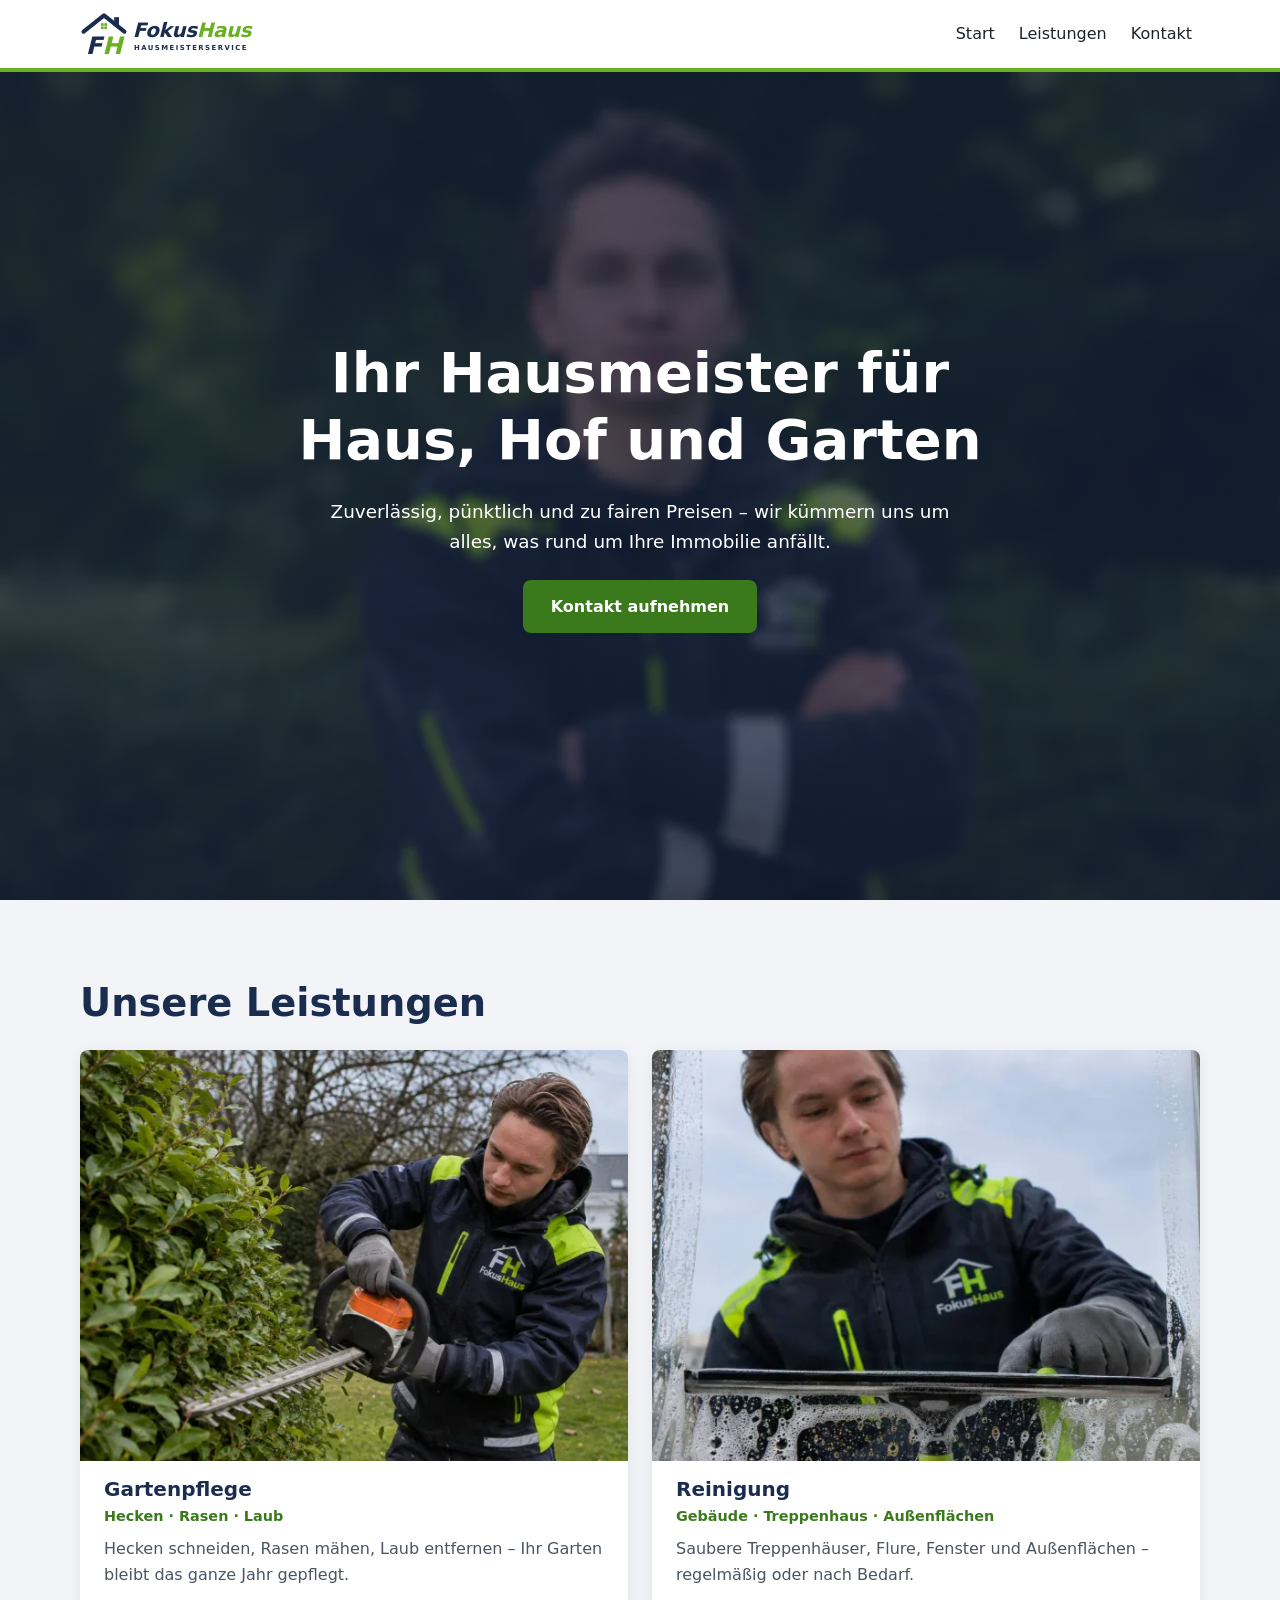
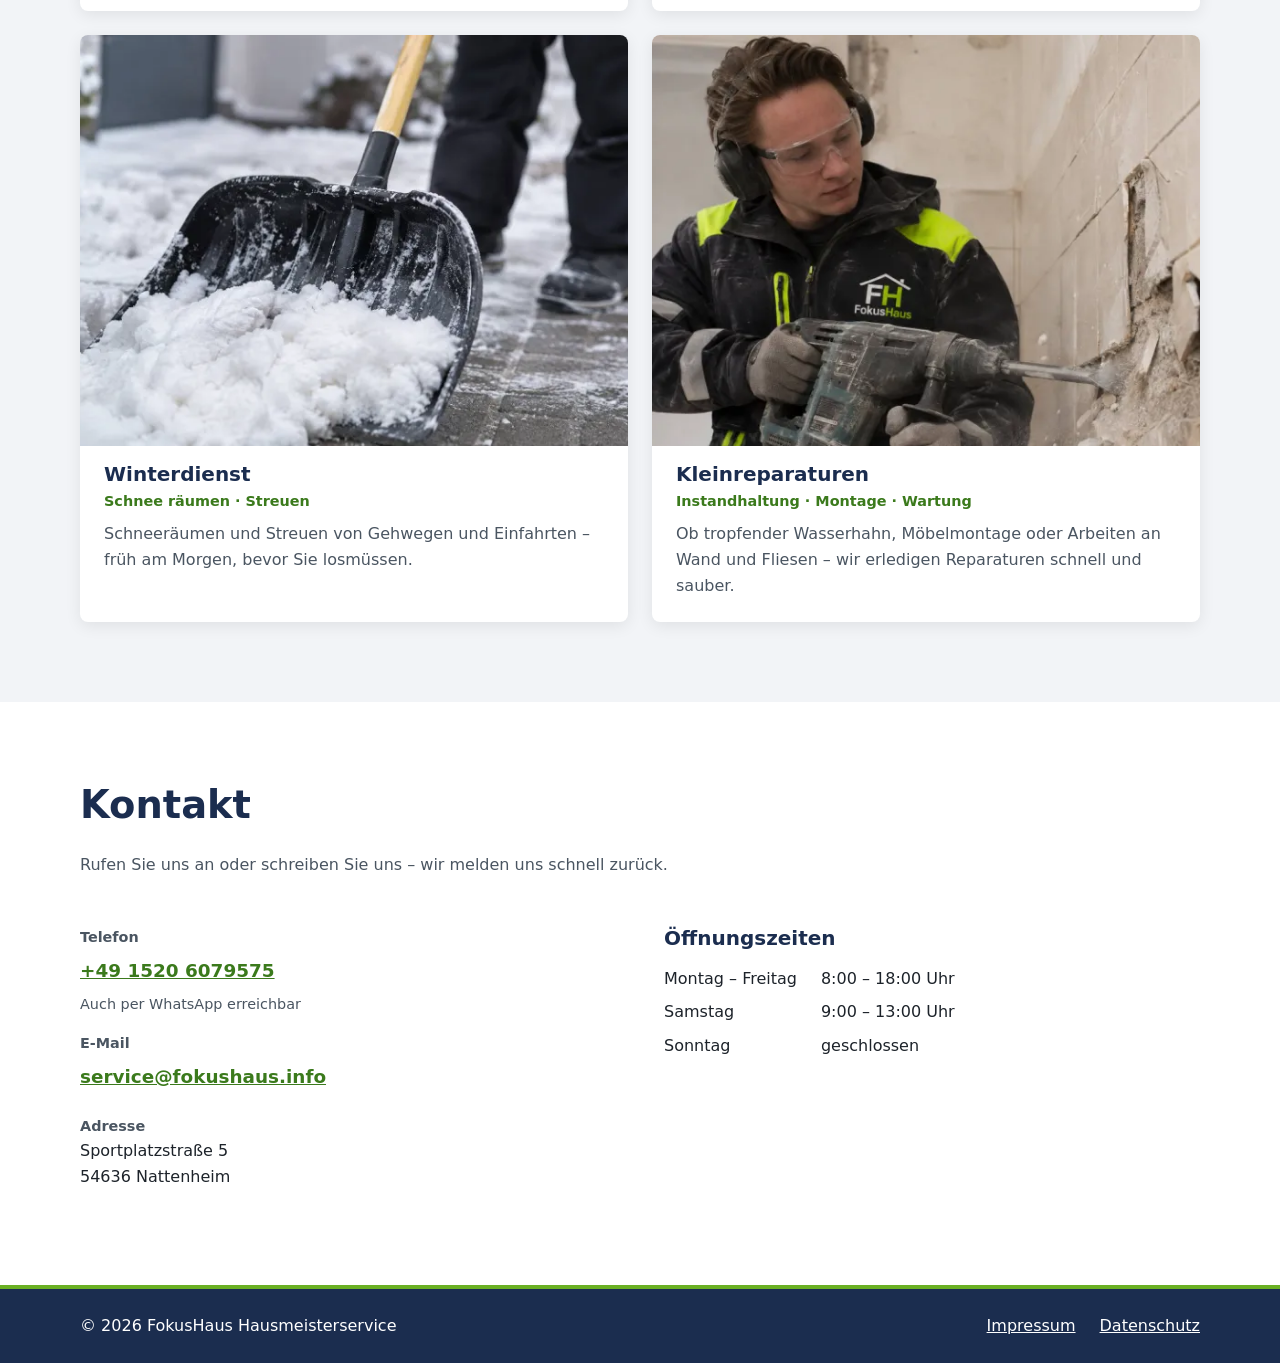
<file: index.html>
<!DOCTYPE html>
<!-- Мова сторінки — німецька (для пошуковиків, читачів екрана, перекладачів) -->
<html lang="de">
<head>
  <!-- Кодування символів, щоб коректно показувались ä, ö, ü, ß -->
  <meta charset="utf-8">
  <!-- Правильний масштаб на телефонах -->
  <meta name="viewport" content="width=device-width, initial-scale=1">
  <!-- Назва вкладки і заголовок у результатах пошуку -->
  <title>FokusHaus Hausmeisterservice – Reparaturen, Garten, Winterdienst</title>
  <!-- Короткий опис для результатів пошуку (Google тощо) -->
  <meta name="description" content="FokusHaus – Ihr zuverlässiger Hausmeisterservice: Gartenpflege, Reinigung, Winterdienst und Kleinreparaturen.">
  <!-- Фото-тло банера задане в CSS, тому браузер знайшов би його пізно.
       preload каже: «завантаж одразу», щоб банер з'явився швидше. -->
  <link rel="preload" href="img/hero.webp" as="image" type="image/webp" fetchpriority="high">
  <!-- Іконка сайту: SVG для сучасних браузерів, PNG як запасний варіант, окрема — для iPhone -->
  <link rel="icon" href="img/favicon-32.png" sizes="32x32" type="image/png">
  <link rel="icon" href="img/favicon.svg" type="image/svg+xml">
  <link rel="apple-touch-icon" href="img/apple-touch-icon.png">
  <!-- Підключення стилів -->
  <link rel="stylesheet" href="css/style.css">
  <!-- Підключення скрипта; defer = виконати після завантаження HTML -->
  <script src="js/main.js" defer></script>
</head>
<body>

  <!-- ШАПКА: назва фірми + головне меню -->
  <header class="site-header">
    <!-- Логотип, веде на початок сторінки. alt — назва фірми для читачів екрана -->
    <a class="logo" href="#home"><img src="img/logo.svg" alt="FokusHaus Hausmeisterservice" width="290" height="80"></a>

    <!-- Головна навігація; aria-label дає назву для читачів екрана -->
    <nav aria-label="Hauptmenü">
      <!-- Кнопка-«бургер» для телефонів.
           hidden — без JavaScript кнопка схована, а меню просто видно завжди.
           aria-expanded — чи відкрите меню (JS перемикає true/false).
           aria-controls — яким елементом кнопка керує (id списку нижче). -->
      <button class="menu-toggle" type="button" aria-expanded="false" aria-controls="main-menu" hidden>
        <!-- Іконки суто декоративні, тому aria-hidden; назву кнопці дає текст «Menü» -->
        <svg class="icon-open" aria-hidden="true" width="24" height="24" viewBox="0 0 24 24">
          <path d="M3 6h18M3 12h18M3 18h18" stroke="currentColor" stroke-width="2" stroke-linecap="round"/>
        </svg>
        <svg class="icon-close" aria-hidden="true" width="24" height="24" viewBox="0 0 24 24">
          <path d="M5 5l14 14M19 5L5 19" stroke="currentColor" stroke-width="2" stroke-linecap="round"/>
        </svg>
        <span>Menü</span>
      </button>

      <ul class="main-menu" id="main-menu">
        <li><a href="#home">Start</a></li>
        <li><a href="#services">Leistungen</a></li>
        <li><a href="#contact">Kontakt</a></li>
      </ul>
    </nav>
  </header>

  <!-- ОСНОВНИЙ ВМІСТ сторінки (на сторінці лише один main) -->
  <main>

    <!-- РОЗДІЛ 1: титульний банер -->
    <!-- id — «адреса» для меню, class — «гачок» для стилів -->
    <section id="home" class="hero">
      <!-- Єдиний h1 на сторінці — головна тема -->
      <h1>Ihr Hausmeister für Haus, Hof und Garten</h1>
      <p>Zuverlässig, pünktlich und zu fairen Preisen – wir kümmern uns um alles, was rund um Ihre Immobilie anfällt.</p>
      <!-- Кнопка-посилання: веде на розділ контактів -->
      <a class="button" href="#contact">Kontakt aufnehmen</a>
    </section>

    <!-- РОЗДІЛ 2: послуги -->
    <section id="services" class="services">
      <h2>Unsere Leistungen</h2>

      <!-- Обгортка для сітки карток (CSS Grid) -->
      <div class="cards">

        <!-- Кожна послуга — окрема картка (article). Порядок і назви — як на фірмовому авто. -->
        <!-- srcset — браузер сам вибирає фото: 600px для телефона, 1200px для великих/чітких екранів.
             sizes — підказка, якої ширини буде фото на сторінці (до 35rem, на телефоні вся ширина).
             width/height — пропорції 4:3, щоб сторінка не «стрибала» під час завантаження.
             loading="lazy" — фото вантажиться, лише коли користувач до нього докрутить. -->
        <article>
          <img src="img/service-garten-600.webp"
               srcset="img/service-garten-600.webp 600w, img/service-garten-1200.webp 1200w"
               sizes="(min-width: 70rem) 35rem, (min-width: 40em) 50vw, 100vw"
               alt="Mitarbeiter von FokusHaus schneidet eine Hecke mit der Heckenschere"
               width="1200" height="900" loading="lazy">
          <!-- hgroup — заголовок разом із підзаголовком -->
          <hgroup>
            <h3>Gartenpflege</h3>
            <p>Hecken · Rasen · Laub</p>
          </hgroup>
          <p>Hecken schneiden, Rasen mähen, Laub entfernen – Ihr Garten bleibt das ganze Jahr gepflegt.</p>
        </article>

        <article>
          <img src="img/service-reinigung-600.webp"
               srcset="img/service-reinigung-600.webp 600w, img/service-reinigung-1200.webp 1200w"
               sizes="(min-width: 70rem) 35rem, (min-width: 40em) 50vw, 100vw"
               alt="Mitarbeiter von FokusHaus reinigt eine Glasscheibe mit einem Abzieher"
               width="1200" height="900" loading="lazy">
          <hgroup>
            <h3>Reinigung</h3>
            <p>Gebäude · Treppenhaus · Außenflächen</p>
          </hgroup>
          <p>Saubere Treppenhäuser, Flure, Fenster und Außenflächen – regelmäßig oder nach Bedarf.</p>
        </article>

        <article>
          <img src="img/service-winterdienst-600.webp"
               srcset="img/service-winterdienst-600.webp 600w, img/service-winterdienst-1200.webp 1200w"
               sizes="(min-width: 70rem) 35rem, (min-width: 40em) 50vw, 100vw"
               alt="Schneeschaufel räumt Schnee auf einem gepflasterten Gehweg"
               width="1200" height="900" loading="lazy">
          <hgroup>
            <h3>Winterdienst</h3>
            <p>Schnee räumen · Streuen</p>
          </hgroup>
          <p>Schneeräumen und Streuen von Gehwegen und Einfahrten – früh am Morgen, bevor Sie losmüssen.</p>
        </article>

        <article>
          <img src="img/service-reparatur-600.webp"
               srcset="img/service-reparatur-600.webp 600w, img/service-reparatur-1200.webp 1200w"
               sizes="(min-width: 70rem) 35rem, (min-width: 40em) 50vw, 100vw"
               alt="Mitarbeiter von FokusHaus entfernt alte Fliesen mit einem Stemmhammer"
               width="1200" height="900" loading="lazy">
          <hgroup>
            <h3>Kleinreparaturen</h3>
            <p>Instandhaltung · Montage · Wartung</p>
          </hgroup>
          <p>Ob tropfender Wasserhahn, Möbelmontage oder Arbeiten an Wand und Fliesen – wir erledigen Reparaturen schnell und sauber.</p>
        </article>
      </div>
    </section>

    <!-- РОЗДІЛ 3: контакти (усі дані — тестові заглушки) -->
    <section id="contact" class="contact">
      <h2>Kontakt</h2>
      <p>Rufen Sie uns an oder schreiben Sie uns – wir melden uns schnell zurück.</p>

      <!-- Обгортка: на широкому екрані контакти й години стають у дві колонки -->
      <div class="contact-grid">
        <!-- address — контактні дані власника сайту -->
        <address class="contact-list">
          <!-- dl = список «назва → значення» -->
          <dl>
            <dt>Telefon</dt>
            <!-- tel: на телефоні одразу відкриває набір номера -->
            <!-- Лише текстова примітка про WhatsApp, без посилання:
                 сайт нікуди не передає дані, клієнт сам вирішує, чи писати в WhatsApp -->
            <dd>
              <a href="tel:+4915206079575">+49 1520 6079575</a>
              <span class="contact-note">Auch per WhatsApp erreichbar</span>
            </dd>

            <dt>E-Mail</dt>
            <!-- mailto: відкриває поштову програму -->
            <dd><a href="mailto:service@fokushaus.info">service@fokushaus.info</a></dd>

            <dt>Adresse</dt>
            <dd>Sportplatzstraße 5<br>54636 Nattenheim</dd>
          </dl>
        </address>

        <div class="hours">
          <h3>Öffnungszeiten</h3>
          <dl>
            <dt>Montag – Freitag</dt>
            <dd>8:00 – 18:00 Uhr</dd>
            <dt>Samstag</dt>
            <dd>9:00 – 13:00 Uhr</dd>
            <dt>Sonntag</dt>
            <dd>geschlossen</dd>
          </dl>
        </div>
      </div>
    </section>

  </main>

  <!-- ПІДВАЛ: копірайт і юридичні сторінки -->
  <footer class="site-footer">
    <p>&copy; 2026 FokusHaus Hausmeisterservice</p>
    <nav aria-label="Rechtliches">
      <ul class="footer-menu">
        <li><a href="impressum.html">Impressum</a></li>
        <li><a href="datenschutz.html">Datenschutz</a></li>
      </ul>
    </nav>
  </footer>

</body>
</html>
</file>
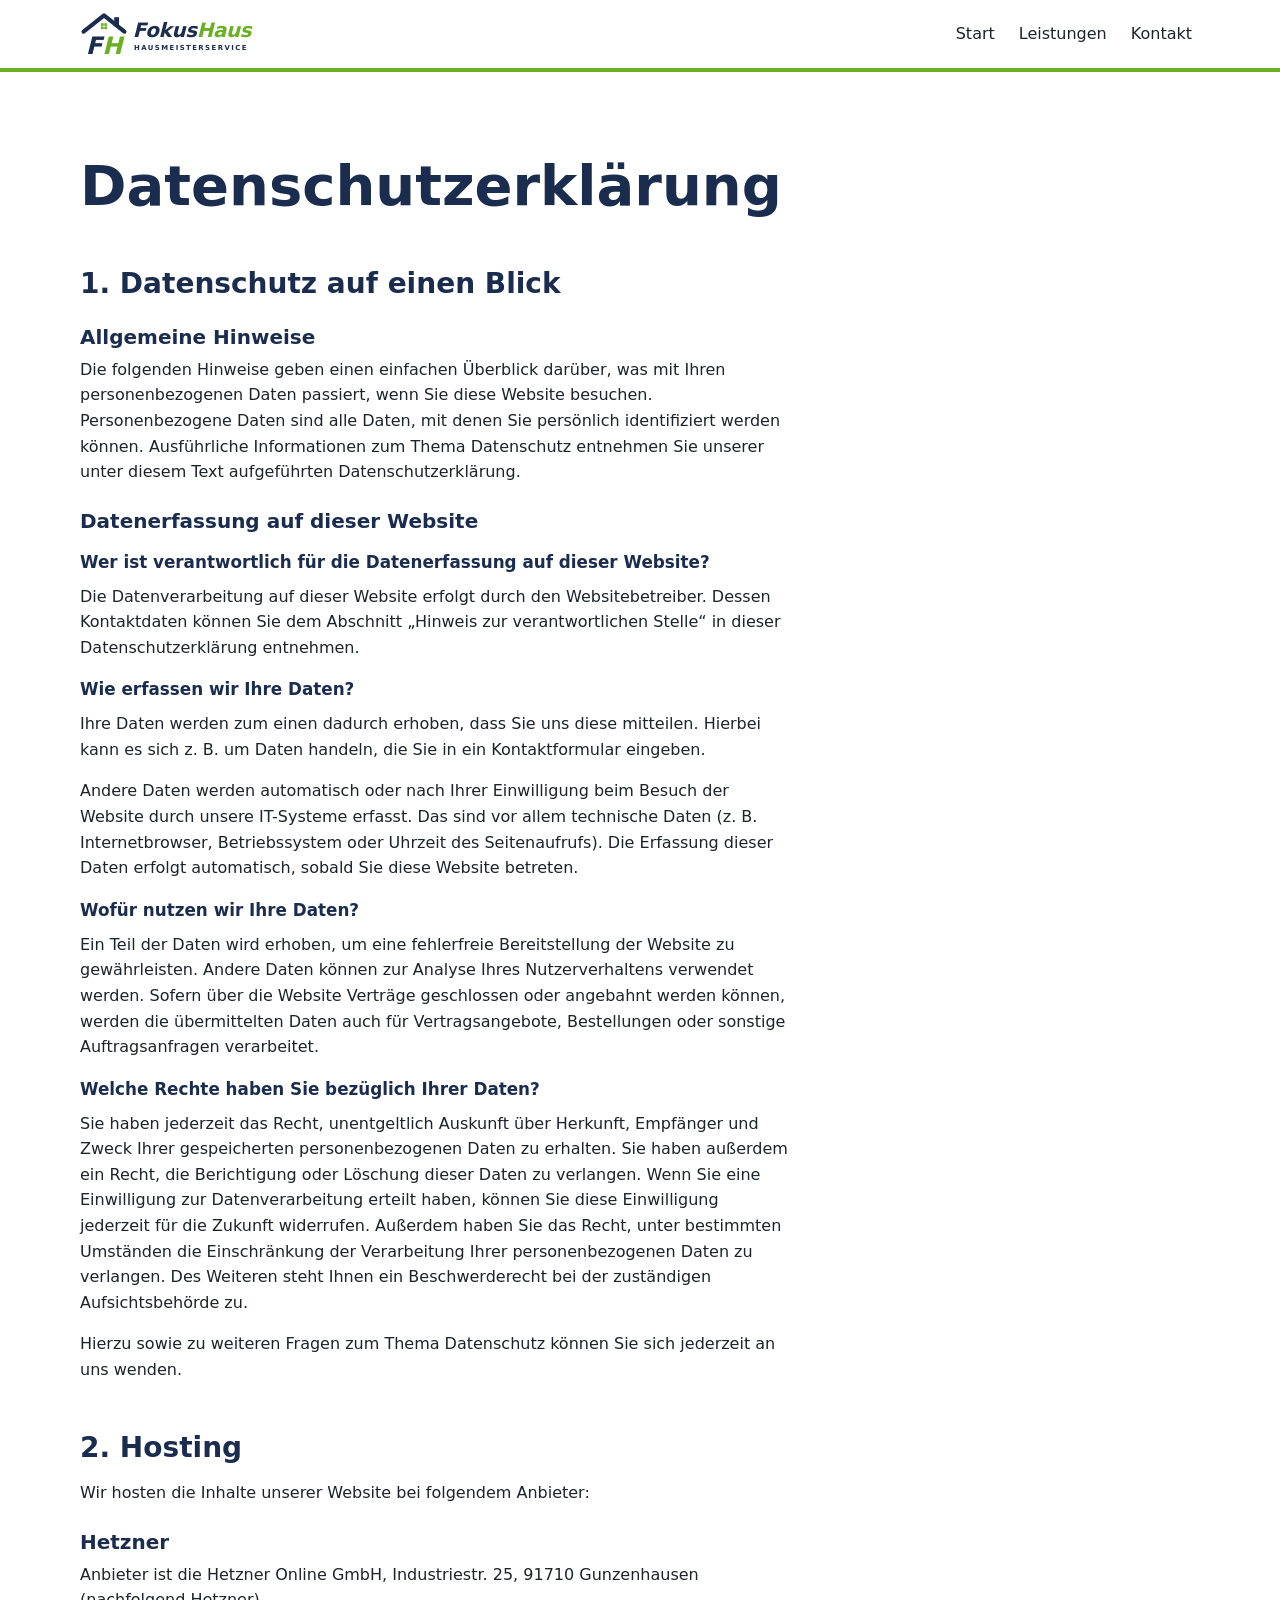
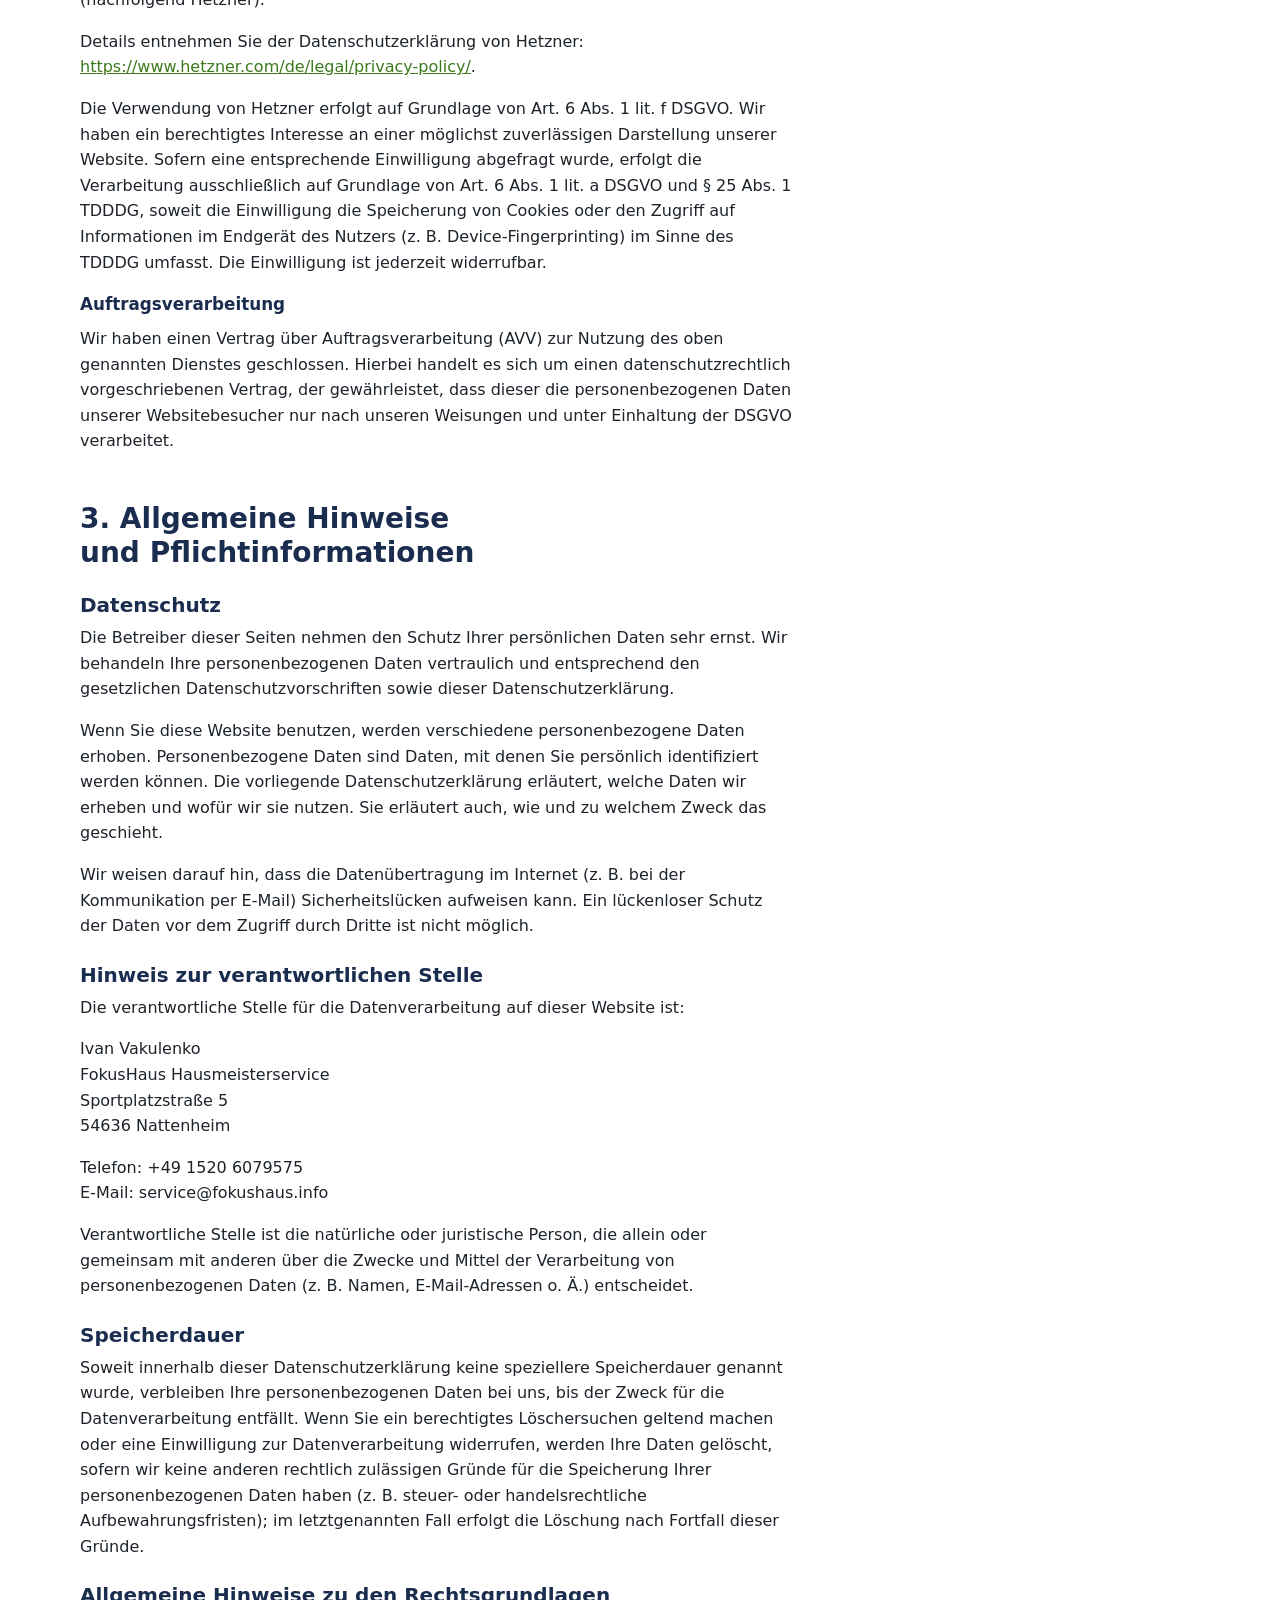
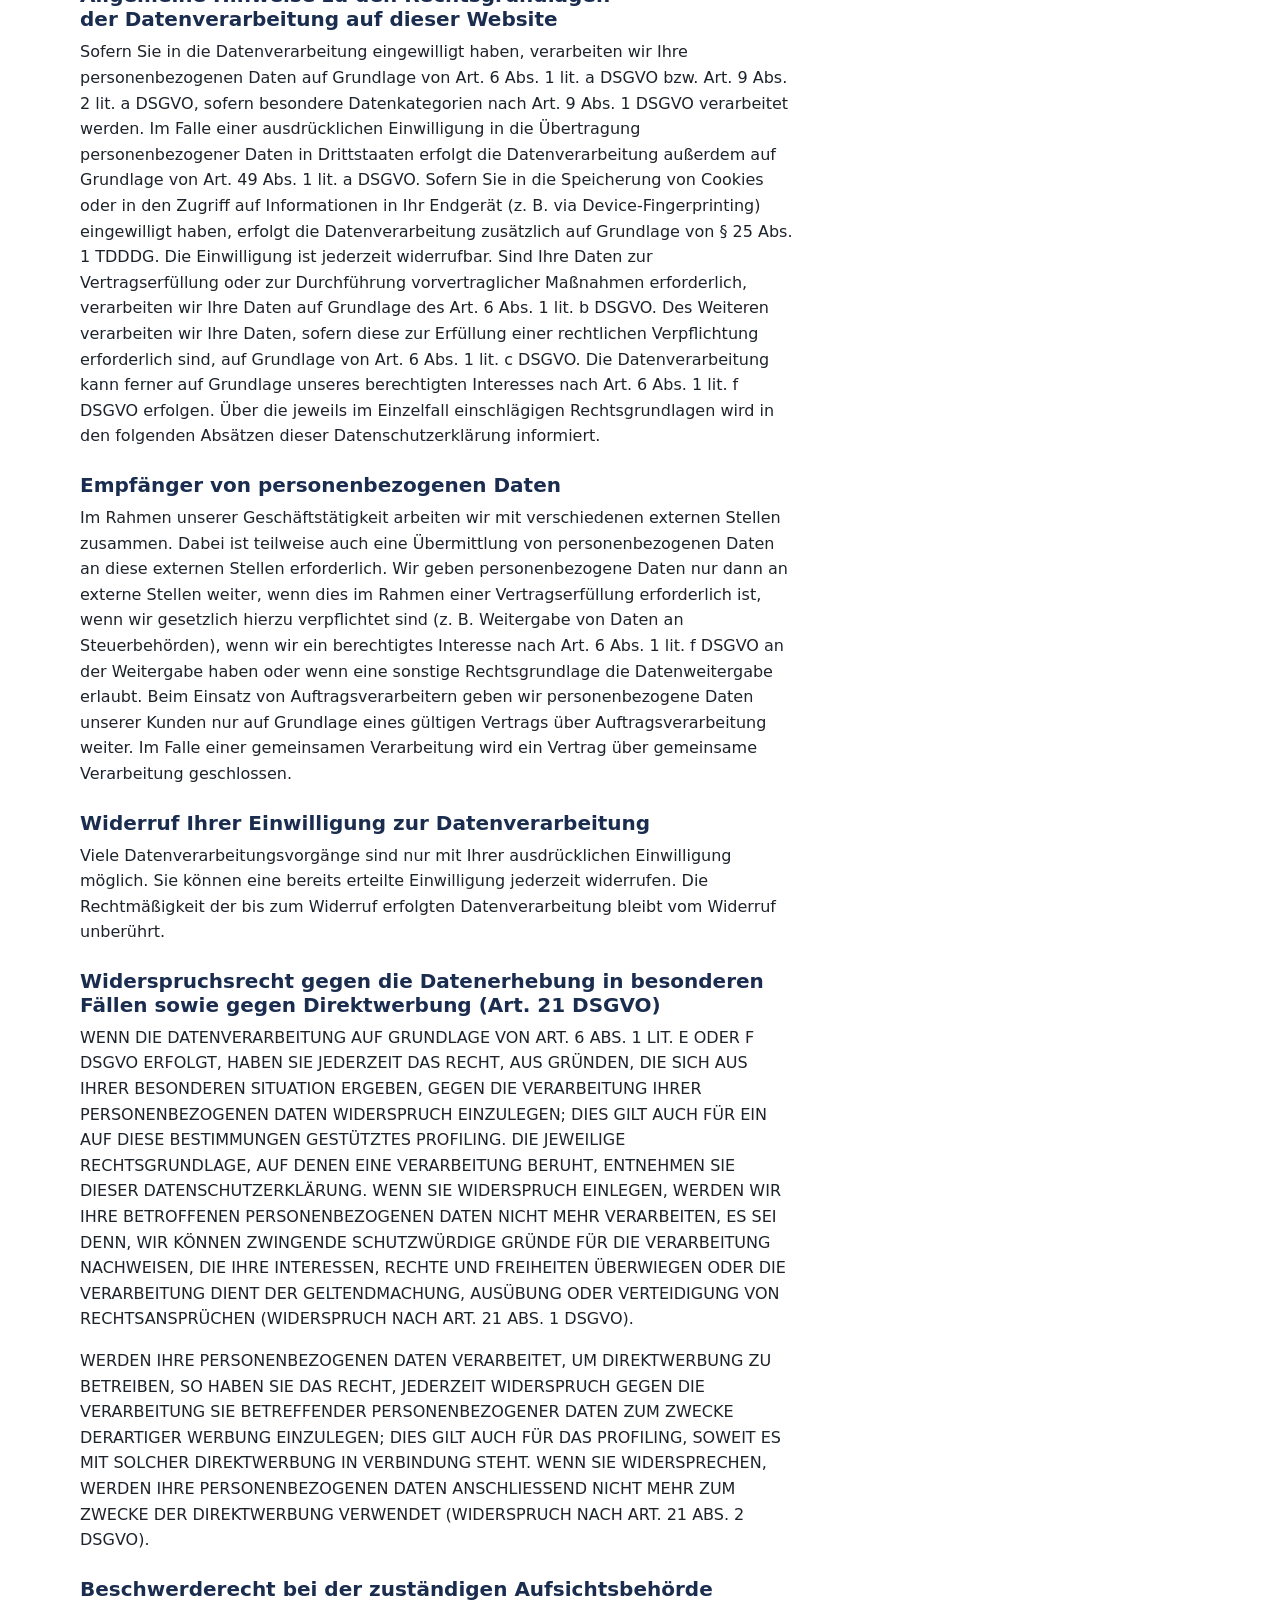
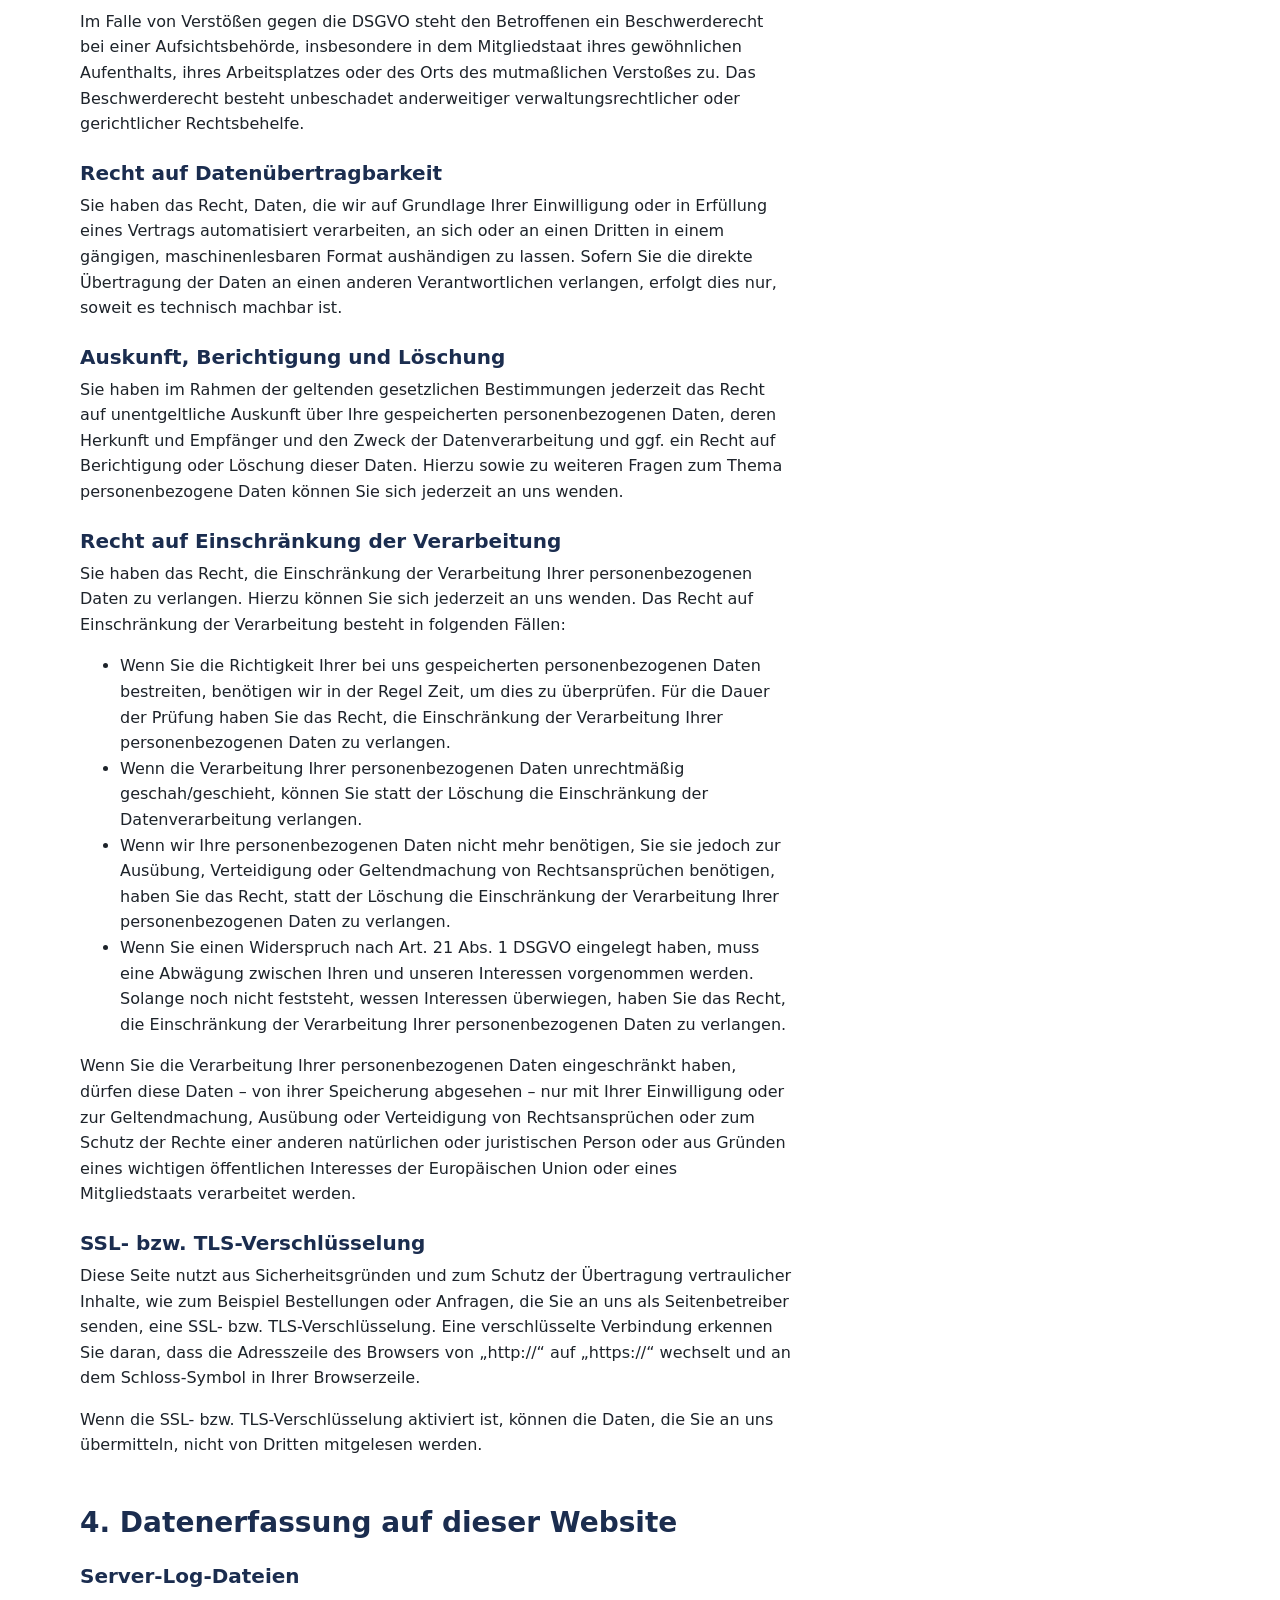
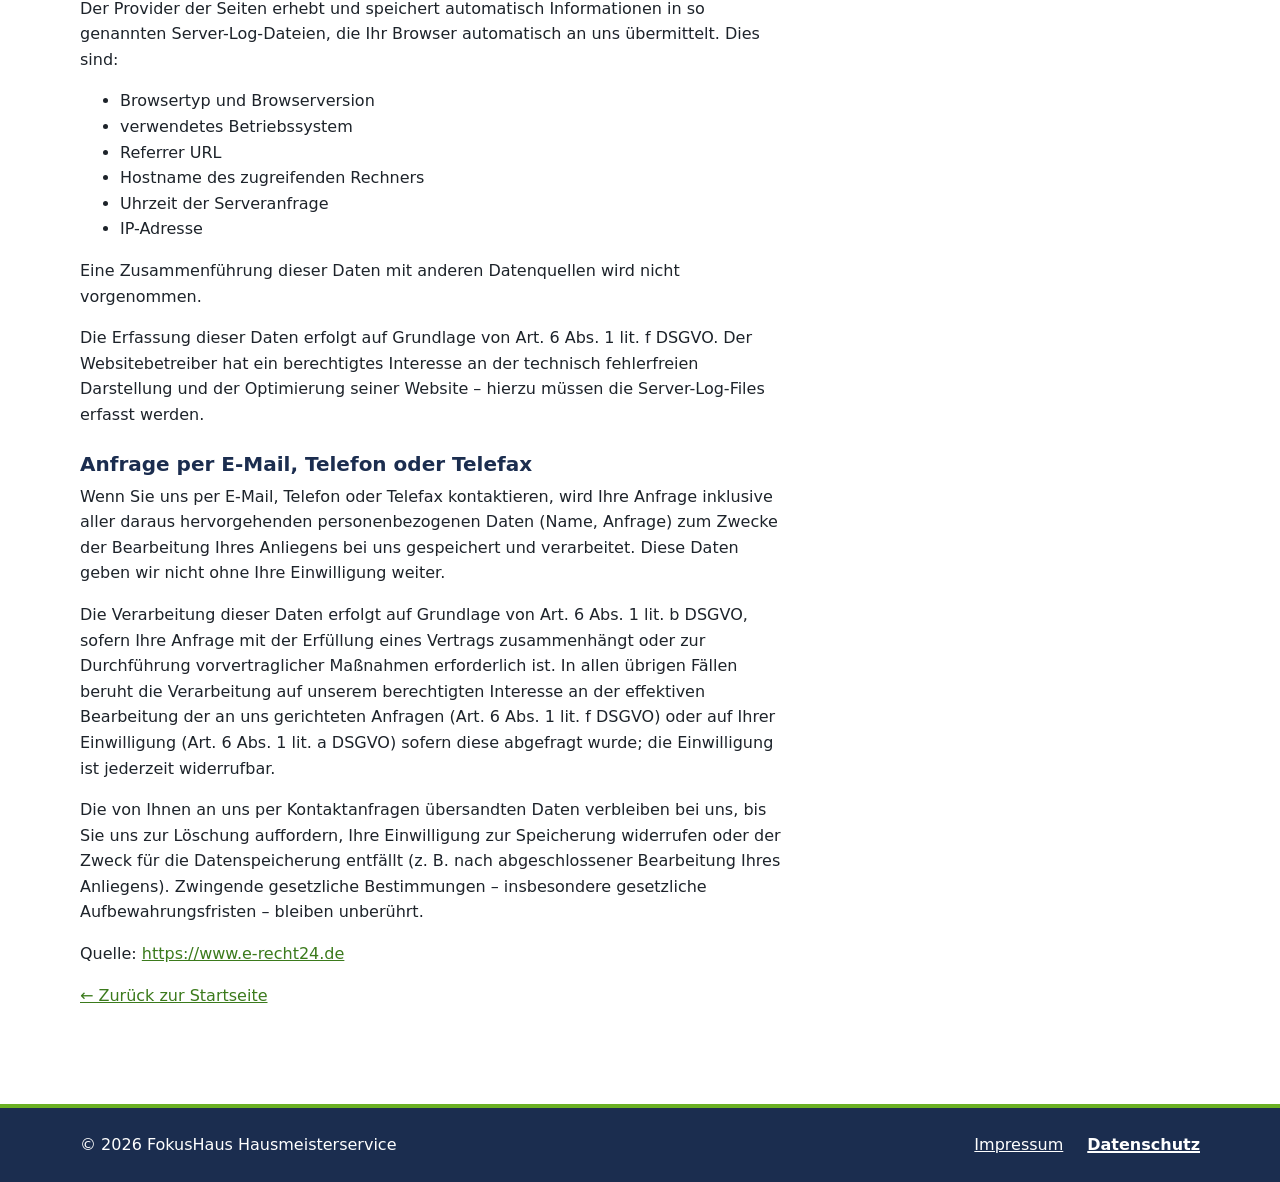
<file: datenschutz.html>
<!DOCTYPE html>
<!-- Сторінка Datenschutzerklärung (обов'язкова в Німеччині). Шапка й підвал — копія з index.html. -->
<html lang="de">
<head>
  <meta charset="utf-8">
  <meta name="viewport" content="width=device-width, initial-scale=1">
  <title>Datenschutzerklärung – FokusHaus Hausmeisterservice</title>
  <meta name="description" content="Datenschutzerklärung von FokusHaus Hausmeisterservice.">
  <!-- Іконка сайту: SVG для сучасних браузерів, PNG як запасний варіант, окрема — для iPhone -->
  <link rel="icon" href="img/favicon-32.png" sizes="32x32" type="image/png">
  <link rel="icon" href="img/favicon.svg" type="image/svg+xml">
  <link rel="apple-touch-icon" href="img/apple-touch-icon.png">
  <link rel="stylesheet" href="css/style.css">
  <script src="js/main.js" defer></script>
</head>
<body>

  <!-- ШАПКА: така сама, як на головній, але посилання ведуть на index.html -->
  <header class="site-header">
    <a class="logo" href="index.html"><img src="img/logo.svg" alt="FokusHaus Hausmeisterservice" width="290" height="80"></a>

    <nav aria-label="Hauptmenü">
      <button class="menu-toggle" type="button" aria-expanded="false" aria-controls="main-menu" hidden>
        <svg class="icon-open" aria-hidden="true" width="24" height="24" viewBox="0 0 24 24">
          <path d="M3 6h18M3 12h18M3 18h18" stroke="currentColor" stroke-width="2" stroke-linecap="round"/>
        </svg>
        <svg class="icon-close" aria-hidden="true" width="24" height="24" viewBox="0 0 24 24">
          <path d="M5 5l14 14M19 5L5 19" stroke="currentColor" stroke-width="2" stroke-linecap="round"/>
        </svg>
        <span>Menü</span>
      </button>

      <ul class="main-menu" id="main-menu">
        <li><a href="index.html#home">Start</a></li>
        <li><a href="index.html#services">Leistungen</a></li>
        <li><a href="index.html#contact">Kontakt</a></li>
      </ul>
    </nav>
  </header>

  <main>
    <section class="legal">
      <!-- ТЕКСТ DATENSCHUTZERKLÄRUNG: згенеровано на e-recht24.de (Datenschutz-Generator), 26.11.2026 (хостер Hetzner, AVV).
           Вставлено без змін змісту (лише <br /> записано як <br>). Щоб оновити — пройти генератор
           ще раз і замінити весь вміст блоку legal-text. Після будь-яких змін на сайті
           (хостинг, форми, WhatsApp, аналітика) текст треба перегенерувати. -->
      <div class="legal-text">
        <h1>Datenschutz&shy;erkl&auml;rung</h1>
        <h2>1. Datenschutz auf einen Blick</h2>
        <h3>Allgemeine Hinweise</h3> <p>Die folgenden Hinweise geben einen einfachen &Uuml;berblick dar&uuml;ber, was mit Ihren personenbezogenen Daten passiert, wenn Sie diese Website besuchen. Personenbezogene Daten sind alle Daten, mit denen Sie pers&ouml;nlich identifiziert werden k&ouml;nnen. Ausf&uuml;hrliche Informationen zum Thema Datenschutz entnehmen Sie unserer unter diesem Text aufgef&uuml;hrten Datenschutzerkl&auml;rung.</p>
        <h3>Datenerfassung auf dieser Website</h3> <h4>Wer ist verantwortlich f&uuml;r die Datenerfassung auf dieser Website?</h4> <p>Die Datenverarbeitung auf dieser Website erfolgt durch den Websitebetreiber. Dessen Kontaktdaten k&ouml;nnen Sie dem Abschnitt &bdquo;Hinweis zur verantwortlichen Stelle&ldquo; in dieser Datenschutzerkl&auml;rung entnehmen.</p> <h4>Wie erfassen wir Ihre Daten?</h4> <p>Ihre Daten werden zum einen dadurch erhoben, dass Sie uns diese mitteilen. Hierbei kann es sich z.&nbsp;B. um Daten handeln, die Sie in ein Kontaktformular eingeben.</p> <p>Andere Daten werden automatisch oder nach Ihrer Einwilligung beim Besuch der Website durch unsere IT-Systeme erfasst. Das sind vor allem technische Daten (z.&nbsp;B. Internetbrowser, Betriebssystem oder Uhrzeit des Seitenaufrufs). Die Erfassung dieser Daten erfolgt automatisch, sobald Sie diese Website betreten.</p> <h4>Wof&uuml;r nutzen wir Ihre Daten?</h4> <p>Ein Teil der Daten wird erhoben, um eine fehlerfreie Bereitstellung der Website zu gew&auml;hrleisten. Andere Daten k&ouml;nnen zur Analyse Ihres Nutzerverhaltens verwendet werden. Sofern &uuml;ber die Website Vertr&auml;ge geschlossen oder angebahnt werden k&ouml;nnen, werden die &uuml;bermittelten Daten auch f&uuml;r Vertragsangebote, Bestellungen oder sonstige Auftragsanfragen verarbeitet.</p> <h4>Welche Rechte haben Sie bez&uuml;glich Ihrer Daten?</h4> <p>Sie haben jederzeit das Recht, unentgeltlich Auskunft &uuml;ber Herkunft, Empf&auml;nger und Zweck Ihrer gespeicherten personenbezogenen Daten zu erhalten. Sie haben au&szlig;erdem ein Recht, die Berichtigung oder L&ouml;schung dieser Daten zu verlangen. Wenn Sie eine Einwilligung zur Datenverarbeitung erteilt haben, k&ouml;nnen Sie diese Einwilligung jederzeit f&uuml;r die Zukunft widerrufen. Au&szlig;erdem haben Sie das Recht, unter bestimmten Umst&auml;nden die Einschr&auml;nkung der Verarbeitung Ihrer personenbezogenen Daten zu verlangen. Des Weiteren steht Ihnen ein Beschwerderecht bei der zust&auml;ndigen Aufsichtsbeh&ouml;rde zu.</p> <p>Hierzu sowie zu weiteren Fragen zum Thema Datenschutz k&ouml;nnen Sie sich jederzeit an uns wenden.</p>
        <h2>2. Hosting</h2>
        <p>Wir hosten die Inhalte unserer Website bei folgendem Anbieter:</p>
        <h3>Hetzner</h3> <p>Anbieter ist die Hetzner Online GmbH, Industriestr. 25, 91710 Gunzenhausen (nachfolgend Hetzner).</p> <p>Details entnehmen Sie der Datenschutzerkl&auml;rung von Hetzner: <a href="https://www.hetzner.com/de/legal/privacy-policy/" target="_blank" rel="noopener noreferrer">https://www.hetzner.com/de/legal/privacy-policy/</a>.</p> <p>Die Verwendung von Hetzner erfolgt auf Grundlage von Art. 6 Abs. 1 lit. f DSGVO. Wir haben ein berechtigtes Interesse an einer m&ouml;glichst zuverl&auml;ssigen Darstellung unserer Website. Sofern eine entsprechende Einwilligung abgefragt wurde, erfolgt die Verarbeitung ausschlie&szlig;lich auf Grundlage von Art. 6 Abs. 1 lit. a DSGVO und &sect; 25 Abs. 1 TDDDG, soweit die Einwilligung die Speicherung von Cookies oder den Zugriff auf Informationen im Endger&auml;t des Nutzers (z.&nbsp;B. Device-Fingerprinting) im Sinne des TDDDG umfasst. Die Einwilligung ist jederzeit widerrufbar.</p>

        <h4>Auftragsverarbeitung</h4> <p>Wir haben einen Vertrag &uuml;ber Auftragsverarbeitung (AVV) zur Nutzung des oben genannten Dienstes geschlossen. Hierbei handelt es sich um einen datenschutzrechtlich vorgeschriebenen Vertrag, der gew&auml;hrleistet, dass dieser die personenbezogenen Daten unserer Websitebesucher nur nach unseren Weisungen und unter Einhaltung der DSGVO verarbeitet.</p>
        <h2>3. Allgemeine Hinweise und Pflicht&shy;informationen</h2>
        <h3>Datenschutz</h3> <p>Die Betreiber dieser Seiten nehmen den Schutz Ihrer pers&ouml;nlichen Daten sehr ernst. Wir behandeln Ihre personenbezogenen Daten vertraulich und entsprechend den gesetzlichen Datenschutzvorschriften sowie dieser Datenschutzerkl&auml;rung.</p> <p>Wenn Sie diese Website benutzen, werden verschiedene personenbezogene Daten erhoben. Personenbezogene Daten sind Daten, mit denen Sie pers&ouml;nlich identifiziert werden k&ouml;nnen. Die vorliegende Datenschutzerkl&auml;rung erl&auml;utert, welche Daten wir erheben und wof&uuml;r wir sie nutzen. Sie erl&auml;utert auch, wie und zu welchem Zweck das geschieht.</p> <p>Wir weisen darauf hin, dass die Daten&uuml;bertragung im Internet (z.&nbsp;B. bei der Kommunikation per E-Mail) Sicherheitsl&uuml;cken aufweisen kann. Ein l&uuml;ckenloser Schutz der Daten vor dem Zugriff durch Dritte ist nicht m&ouml;glich.</p>
        <h3>Hinweis zur verantwortlichen Stelle</h3> <p>Die verantwortliche Stelle f&uuml;r die Datenverarbeitung auf dieser Website ist:</p> <p>Ivan Vakulenko<br>
        FokusHaus Hausmeisterservice<br>
        Sportplatzstra&szlig;e 5<br>
        54636 Nattenheim</p>

        <p>Telefon: +49 1520 6079575<br>
        E-Mail: service@fokushaus.info</p>
         <p>Verantwortliche Stelle ist die nat&uuml;rliche oder juristische Person, die allein oder gemeinsam mit anderen &uuml;ber die Zwecke und Mittel der Verarbeitung von personenbezogenen Daten (z.&nbsp;B. Namen, E-Mail-Adressen o. &Auml;.) entscheidet.</p>

        <h3>Speicherdauer</h3> <p>Soweit innerhalb dieser Datenschutzerkl&auml;rung keine speziellere Speicherdauer genannt wurde, verbleiben Ihre personenbezogenen Daten bei uns, bis der Zweck f&uuml;r die Datenverarbeitung entf&auml;llt. Wenn Sie ein berechtigtes L&ouml;schersuchen geltend machen oder eine Einwilligung zur Datenverarbeitung widerrufen, werden Ihre Daten gel&ouml;scht, sofern wir keine anderen rechtlich zul&auml;ssigen Gr&uuml;nde f&uuml;r die Speicherung Ihrer personenbezogenen Daten haben (z.&nbsp;B. steuer- oder handelsrechtliche Aufbewahrungsfristen); im letztgenannten Fall erfolgt die L&ouml;schung nach Fortfall dieser Gr&uuml;nde.</p>
        <h3>Allgemeine Hinweise zu den Rechtsgrundlagen der Datenverarbeitung auf dieser Website</h3> <p>Sofern Sie in die Datenverarbeitung eingewilligt haben, verarbeiten wir Ihre personenbezogenen Daten auf Grundlage von Art. 6 Abs. 1 lit. a DSGVO bzw. Art. 9 Abs. 2 lit. a DSGVO, sofern besondere Datenkategorien nach Art. 9 Abs. 1 DSGVO verarbeitet werden. Im Falle einer ausdr&uuml;cklichen Einwilligung in die &Uuml;bertragung personenbezogener Daten in Drittstaaten erfolgt die Datenverarbeitung au&szlig;erdem auf Grundlage von Art. 49 Abs. 1 lit. a DSGVO. Sofern Sie in die Speicherung von Cookies oder in den Zugriff auf Informationen in Ihr Endger&auml;t (z.&nbsp;B. via Device-Fingerprinting) eingewilligt haben, erfolgt die Datenverarbeitung zus&auml;tzlich auf Grundlage von &sect; 25 Abs. 1 TDDDG. Die Einwilligung ist jederzeit widerrufbar. Sind Ihre Daten zur Vertragserf&uuml;llung oder zur Durchf&uuml;hrung vorvertraglicher Ma&szlig;nahmen erforderlich, verarbeiten wir Ihre Daten auf Grundlage des Art. 6 Abs. 1 lit. b DSGVO. Des Weiteren verarbeiten wir Ihre Daten, sofern diese zur Erf&uuml;llung einer rechtlichen Verpflichtung erforderlich sind, auf Grundlage von Art. 6 Abs. 1 lit. c DSGVO. Die Datenverarbeitung kann ferner auf Grundlage unseres berechtigten Interesses nach Art. 6 Abs. 1 lit. f DSGVO erfolgen. &Uuml;ber die jeweils im Einzelfall einschl&auml;gigen Rechtsgrundlagen wird in den folgenden Abs&auml;tzen dieser Datenschutzerkl&auml;rung informiert.</p>
        <h3>Empf&auml;nger von personenbezogenen Daten</h3> <p>Im Rahmen unserer Gesch&auml;ftst&auml;tigkeit arbeiten wir mit verschiedenen externen Stellen zusammen. Dabei ist teilweise auch eine &Uuml;bermittlung von personenbezogenen Daten an diese externen Stellen erforderlich. Wir geben personenbezogene Daten nur dann an externe Stellen weiter, wenn dies im Rahmen einer Vertragserf&uuml;llung erforderlich ist, wenn wir gesetzlich hierzu verpflichtet sind (z.&nbsp;B. Weitergabe von Daten an Steuerbeh&ouml;rden), wenn wir ein berechtigtes Interesse nach Art. 6 Abs. 1 lit. f DSGVO an der Weitergabe haben oder wenn eine sonstige Rechtsgrundlage die Datenweitergabe erlaubt. Beim Einsatz von Auftragsverarbeitern geben wir personenbezogene Daten unserer Kunden nur auf Grundlage eines g&uuml;ltigen Vertrags &uuml;ber Auftragsverarbeitung weiter. Im Falle einer gemeinsamen Verarbeitung wird ein Vertrag &uuml;ber gemeinsame Verarbeitung geschlossen.</p>
        <h3>Widerruf Ihrer Einwilligung zur Datenverarbeitung</h3> <p>Viele Datenverarbeitungsvorg&auml;nge sind nur mit Ihrer ausdr&uuml;cklichen Einwilligung m&ouml;glich. Sie k&ouml;nnen eine bereits erteilte Einwilligung jederzeit widerrufen. Die Rechtm&auml;&szlig;igkeit der bis zum Widerruf erfolgten Datenverarbeitung bleibt vom Widerruf unber&uuml;hrt.</p>
        <h3>Widerspruchsrecht gegen die Datenerhebung in besonderen F&auml;llen sowie gegen Direktwerbung (Art. 21 DSGVO)</h3> <p>WENN DIE DATENVERARBEITUNG AUF GRUNDLAGE VON ART. 6 ABS. 1 LIT. E ODER F DSGVO ERFOLGT, HABEN SIE JEDERZEIT DAS RECHT, AUS GR&Uuml;NDEN, DIE SICH AUS IHRER BESONDEREN SITUATION ERGEBEN, GEGEN DIE VERARBEITUNG IHRER PERSONENBEZOGENEN DATEN WIDERSPRUCH EINZULEGEN; DIES GILT AUCH F&Uuml;R EIN AUF DIESE BESTIMMUNGEN GEST&Uuml;TZTES PROFILING. DIE JEWEILIGE RECHTSGRUNDLAGE, AUF DENEN EINE VERARBEITUNG BERUHT, ENTNEHMEN SIE DIESER DATENSCHUTZERKL&Auml;RUNG. WENN SIE WIDERSPRUCH EINLEGEN, WERDEN WIR IHRE BETROFFENEN PERSONENBEZOGENEN DATEN NICHT MEHR VERARBEITEN, ES SEI DENN, WIR K&Ouml;NNEN ZWINGENDE SCHUTZW&Uuml;RDIGE GR&Uuml;NDE F&Uuml;R DIE VERARBEITUNG NACHWEISEN, DIE IHRE INTERESSEN, RECHTE UND FREIHEITEN &Uuml;BERWIEGEN ODER DIE VERARBEITUNG DIENT DER GELTENDMACHUNG, AUS&Uuml;BUNG ODER VERTEIDIGUNG VON RECHTSANSPR&Uuml;CHEN (WIDERSPRUCH NACH ART. 21 ABS. 1 DSGVO).</p> <p>WERDEN IHRE PERSONENBEZOGENEN DATEN VERARBEITET, UM DIREKTWERBUNG ZU BETREIBEN, SO HABEN SIE DAS RECHT, JEDERZEIT WIDERSPRUCH GEGEN DIE VERARBEITUNG SIE BETREFFENDER PERSONENBEZOGENER DATEN ZUM ZWECKE DERARTIGER WERBUNG EINZULEGEN; DIES GILT AUCH F&Uuml;R DAS PROFILING, SOWEIT ES MIT SOLCHER DIREKTWERBUNG IN VERBINDUNG STEHT. WENN SIE WIDERSPRECHEN, WERDEN IHRE PERSONENBEZOGENEN DATEN ANSCHLIESSEND NICHT MEHR ZUM ZWECKE DER DIREKTWERBUNG VERWENDET (WIDERSPRUCH NACH ART. 21 ABS. 2 DSGVO).</p>
        <h3>Beschwerde&shy;recht bei der zust&auml;ndigen Aufsichts&shy;beh&ouml;rde</h3> <p>Im Falle von Verst&ouml;&szlig;en gegen die DSGVO steht den Betroffenen ein Beschwerderecht bei einer Aufsichtsbeh&ouml;rde, insbesondere in dem Mitgliedstaat ihres gew&ouml;hnlichen Aufenthalts, ihres Arbeitsplatzes oder des Orts des mutma&szlig;lichen Versto&szlig;es zu. Das Beschwerderecht besteht unbeschadet anderweitiger verwaltungsrechtlicher oder gerichtlicher Rechtsbehelfe.</p>
        <h3>Recht auf Daten&shy;&uuml;bertrag&shy;barkeit</h3> <p>Sie haben das Recht, Daten, die wir auf Grundlage Ihrer Einwilligung oder in Erf&uuml;llung eines Vertrags automatisiert verarbeiten, an sich oder an einen Dritten in einem g&auml;ngigen, maschinenlesbaren Format aush&auml;ndigen zu lassen. Sofern Sie die direkte &Uuml;bertragung der Daten an einen anderen Verantwortlichen verlangen, erfolgt dies nur, soweit es technisch machbar ist.</p>
        <h3>Auskunft, Berichtigung und L&ouml;schung</h3> <p>Sie haben im Rahmen der geltenden gesetzlichen Bestimmungen jederzeit das Recht auf unentgeltliche Auskunft &uuml;ber Ihre gespeicherten personenbezogenen Daten, deren Herkunft und Empf&auml;nger und den Zweck der Datenverarbeitung und ggf. ein Recht auf Berichtigung oder L&ouml;schung dieser Daten. Hierzu sowie zu weiteren Fragen zum Thema personenbezogene Daten k&ouml;nnen Sie sich jederzeit an uns wenden.</p>
        <h3>Recht auf Einschr&auml;nkung der Verarbeitung</h3> <p>Sie haben das Recht, die Einschr&auml;nkung der Verarbeitung Ihrer personenbezogenen Daten zu verlangen. Hierzu k&ouml;nnen Sie sich jederzeit an uns wenden. Das Recht auf Einschr&auml;nkung der Verarbeitung besteht in folgenden F&auml;llen:</p> <ul> <li>Wenn Sie die Richtigkeit Ihrer bei uns gespeicherten personenbezogenen Daten bestreiten, ben&ouml;tigen wir in der Regel Zeit, um dies zu &uuml;berpr&uuml;fen. F&uuml;r die Dauer der Pr&uuml;fung haben Sie das Recht, die Einschr&auml;nkung der Verarbeitung Ihrer personenbezogenen Daten zu verlangen.</li> <li>Wenn die Verarbeitung Ihrer personenbezogenen Daten unrechtm&auml;&szlig;ig geschah/geschieht, k&ouml;nnen Sie statt der L&ouml;schung die Einschr&auml;nkung der Datenverarbeitung verlangen.</li> <li>Wenn wir Ihre personenbezogenen Daten nicht mehr ben&ouml;tigen, Sie sie jedoch zur Aus&uuml;bung, Verteidigung oder Geltendmachung von Rechtsanspr&uuml;chen ben&ouml;tigen, haben Sie das Recht, statt der L&ouml;schung die Einschr&auml;nkung der Verarbeitung Ihrer personenbezogenen Daten zu verlangen.</li> <li>Wenn Sie einen Widerspruch nach Art. 21 Abs. 1 DSGVO eingelegt haben, muss eine Abw&auml;gung zwischen Ihren und unseren Interessen vorgenommen werden. Solange noch nicht feststeht, wessen Interessen &uuml;berwiegen, haben Sie das Recht, die Einschr&auml;nkung der Verarbeitung Ihrer personenbezogenen Daten zu verlangen.</li> </ul> <p>Wenn Sie die Verarbeitung Ihrer personenbezogenen Daten eingeschr&auml;nkt haben, d&uuml;rfen diese Daten &ndash; von ihrer Speicherung abgesehen &ndash; nur mit Ihrer Einwilligung oder zur Geltendmachung, Aus&uuml;bung oder Verteidigung von Rechtsanspr&uuml;chen oder zum Schutz der Rechte einer anderen nat&uuml;rlichen oder juristischen Person oder aus Gr&uuml;nden eines wichtigen &ouml;ffentlichen Interesses der Europ&auml;ischen Union oder eines Mitgliedstaats verarbeitet werden.</p>
        <h3>SSL- bzw. TLS-Verschl&uuml;sselung</h3> <p>Diese Seite nutzt aus Sicherheitsgr&uuml;nden und zum Schutz der &Uuml;bertragung vertraulicher Inhalte, wie zum Beispiel Bestellungen oder Anfragen, die Sie an uns als Seitenbetreiber senden, eine SSL- bzw. TLS-Verschl&uuml;sselung. Eine verschl&uuml;sselte Verbindung erkennen Sie daran, dass die Adresszeile des Browsers von &bdquo;http://&ldquo; auf &bdquo;https://&ldquo; wechselt und an dem Schloss-Symbol in Ihrer Browserzeile.</p> <p>Wenn die SSL- bzw. TLS-Verschl&uuml;sselung aktiviert ist, k&ouml;nnen die Daten, die Sie an uns &uuml;bermitteln, nicht von Dritten mitgelesen werden.</p>
        <h2>4. Datenerfassung auf dieser Website</h2>
        <h3>Server-Log-Dateien</h3> <p>Der Provider der Seiten erhebt und speichert automatisch Informationen in so genannten Server-Log-Dateien, die Ihr Browser automatisch an uns &uuml;bermittelt. Dies sind:</p> <ul> <li>Browsertyp und Browserversion</li> <li>verwendetes Betriebssystem</li> <li>Referrer URL</li> <li>Hostname des zugreifenden Rechners</li> <li>Uhrzeit der Serveranfrage</li> <li>IP-Adresse</li> </ul> <p>Eine Zusammenf&uuml;hrung dieser Daten mit anderen Datenquellen wird nicht vorgenommen.</p> <p>Die Erfassung dieser Daten erfolgt auf Grundlage von Art. 6 Abs. 1 lit. f DSGVO. Der Websitebetreiber hat ein berechtigtes Interesse an der technisch fehlerfreien Darstellung und der Optimierung seiner Website &ndash; hierzu m&uuml;ssen die Server-Log-Files erfasst werden.</p>
        <h3>Anfrage per E-Mail, Telefon oder Telefax</h3> <p>Wenn Sie uns per E-Mail, Telefon oder Telefax kontaktieren, wird Ihre Anfrage inklusive aller daraus hervorgehenden personenbezogenen Daten (Name, Anfrage) zum Zwecke der Bearbeitung Ihres Anliegens bei uns gespeichert und verarbeitet. Diese Daten geben wir nicht ohne Ihre Einwilligung weiter.</p> <p>Die Verarbeitung dieser Daten erfolgt auf Grundlage von Art. 6 Abs. 1 lit. b DSGVO, sofern Ihre Anfrage mit der Erf&uuml;llung eines Vertrags zusammenh&auml;ngt oder zur Durchf&uuml;hrung vorvertraglicher Ma&szlig;nahmen erforderlich ist. In allen &uuml;brigen F&auml;llen beruht die Verarbeitung auf unserem berechtigten Interesse an der effektiven Bearbeitung der an uns gerichteten Anfragen (Art. 6 Abs. 1 lit. f DSGVO) oder auf Ihrer Einwilligung (Art. 6 Abs. 1 lit. a DSGVO) sofern diese abgefragt wurde; die Einwilligung ist jederzeit widerrufbar.</p> <p>Die von Ihnen an uns per Kontaktanfragen &uuml;bersandten Daten verbleiben bei uns, bis Sie uns zur L&ouml;schung auffordern, Ihre Einwilligung zur Speicherung widerrufen oder der Zweck f&uuml;r die Datenspeicherung entf&auml;llt (z.&nbsp;B. nach abgeschlossener Bearbeitung Ihres Anliegens). Zwingende gesetzliche Bestimmungen &ndash; insbesondere gesetzliche Aufbewahrungsfristen &ndash; bleiben unber&uuml;hrt.</p>
        <p>Quelle: <a href="https://www.e-recht24.de">https://www.e-recht24.de</a></p>
      </div>

      <p><a href="index.html">← Zurück zur Startseite</a></p>
    </section>
  </main>

  <!-- ПІДВАЛ: aria-current="page" позначає поточну сторінку -->
  <footer class="site-footer">
    <p>&copy; 2026 FokusHaus Hausmeisterservice</p>
    <nav aria-label="Rechtliches">
      <ul class="footer-menu">
        <li><a href="impressum.html">Impressum</a></li>
        <li><a href="datenschutz.html" aria-current="page">Datenschutz</a></li>
      </ul>
    </nav>
  </footer>

</body>
</html>
</file>
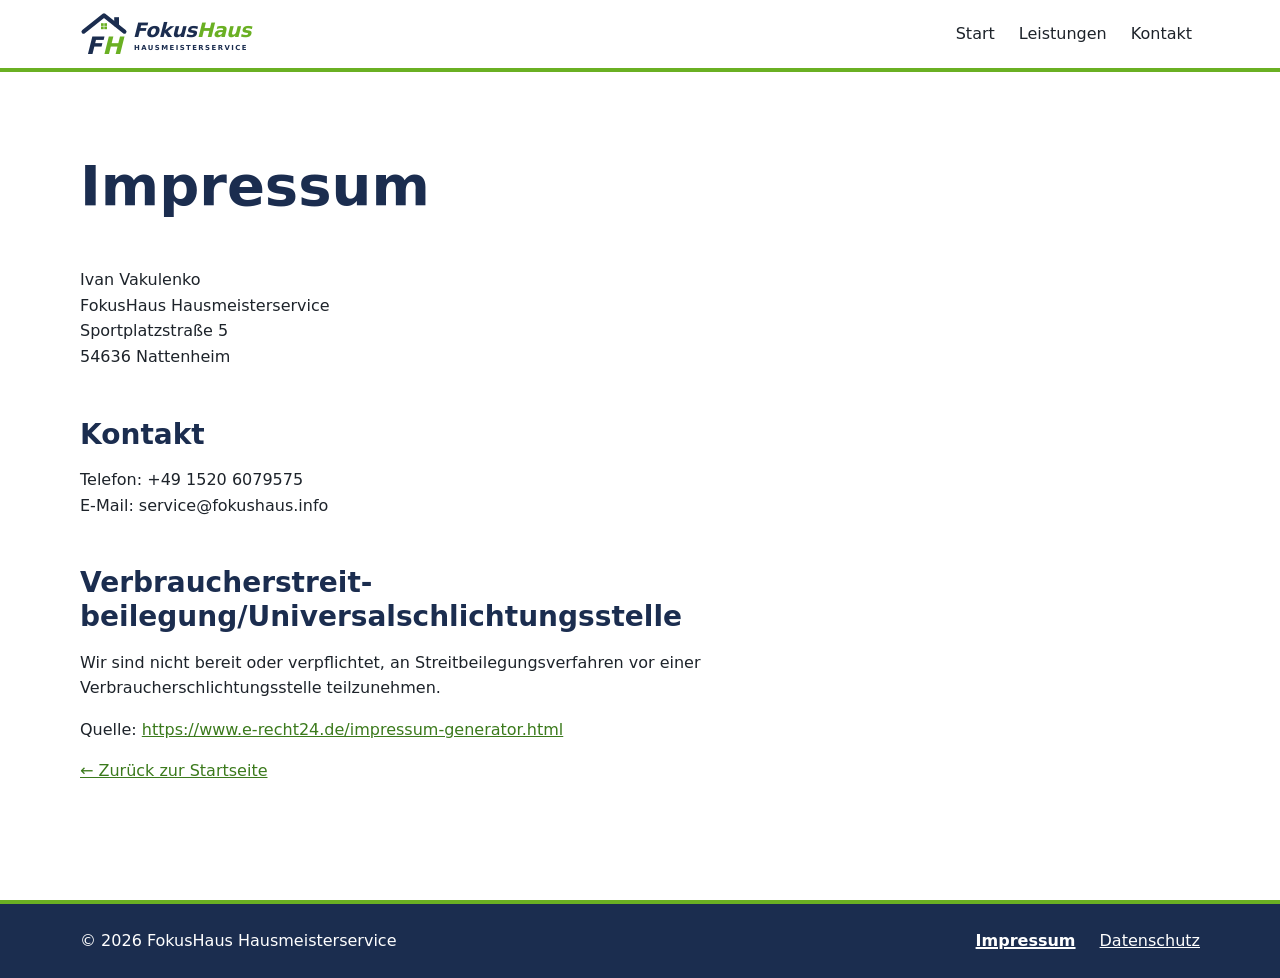
<file: impressum.html>
<!DOCTYPE html>
<!-- Сторінка Impressum (обов'язкова в Німеччині). Шапка й підвал — копія з index.html. -->
<html lang="de">
<head>
  <meta charset="utf-8">
  <meta name="viewport" content="width=device-width, initial-scale=1">
  <title>Impressum – FokusHaus Hausmeisterservice</title>
  <meta name="description" content="Impressum von FokusHaus Hausmeisterservice.">
  <!-- Іконка сайту: SVG для сучасних браузерів, PNG як запасний варіант, окрема — для iPhone -->
  <link rel="icon" href="img/favicon-32.png" sizes="32x32" type="image/png">
  <link rel="icon" href="img/favicon.svg" type="image/svg+xml">
  <link rel="apple-touch-icon" href="img/apple-touch-icon.png">
  <link rel="stylesheet" href="css/style.css">
  <script src="js/main.js" defer></script>
</head>
<body>

  <!-- ШАПКА: така сама, як на головній, але посилання ведуть на index.html -->
  <header class="site-header">
    <a class="logo" href="index.html"><img src="img/logo.svg" alt="FokusHaus Hausmeisterservice" width="290" height="80"></a>

    <nav aria-label="Hauptmenü">
      <button class="menu-toggle" type="button" aria-expanded="false" aria-controls="main-menu" hidden>
        <svg class="icon-open" aria-hidden="true" width="24" height="24" viewBox="0 0 24 24">
          <path d="M3 6h18M3 12h18M3 18h18" stroke="currentColor" stroke-width="2" stroke-linecap="round"/>
        </svg>
        <svg class="icon-close" aria-hidden="true" width="24" height="24" viewBox="0 0 24 24">
          <path d="M5 5l14 14M19 5L5 19" stroke="currentColor" stroke-width="2" stroke-linecap="round"/>
        </svg>
        <span>Menü</span>
      </button>

      <ul class="main-menu" id="main-menu">
        <li><a href="index.html#home">Start</a></li>
        <li><a href="index.html#services">Leistungen</a></li>
        <li><a href="index.html#contact">Kontakt</a></li>
      </ul>
    </nav>
  </header>

  <main>
    <section class="legal">
      <!-- ТЕКСТ IMPRESSUM: згенеровано на e-recht24.de (Impressum-Generator), 22.11.2026.
           Вставлено без змін змісту. Щоб оновити — пройти генератор ще раз
           і замінити все між цим коментарем і посиланням «Zurück zur Startseite». -->
      <div class="legal-text">
        <h1>Impressum</h1>

        <p>Ivan Vakulenko<br>
        FokusHaus Hausmeisterservice<br>
        Sportplatzstra&szlig;e 5<br>
        54636 Nattenheim</p>

        <h2>Kontakt</h2>
        <p>Telefon: +49 1520 6079575<br>
        E-Mail: service@fokushaus.info</p>

        <h2>Verbraucher&shy;streit&shy;beilegung/Universal&shy;schlichtungs&shy;stelle</h2>
        <p>Wir sind nicht bereit oder verpflichtet, an Streitbeilegungsverfahren vor einer Verbraucherschlichtungsstelle teilzunehmen.</p>

        <p>Quelle: <a href="https://www.e-recht24.de/impressum-generator.html">https://www.e-recht24.de/impressum-generator.html</a></p>
      </div>

      <p><a href="index.html">← Zurück zur Startseite</a></p>
    </section>
  </main>

  <!-- ПІДВАЛ: aria-current="page" позначає поточну сторінку -->
  <footer class="site-footer">
    <p>&copy; 2026 FokusHaus Hausmeisterservice</p>
    <nav aria-label="Rechtliches">
      <ul class="footer-menu">
        <li><a href="impressum.html" aria-current="page">Impressum</a></li>
        <li><a href="datenschutz.html">Datenschutz</a></li>
      </ul>
    </nav>
  </footer>

</body>
</html>
</file>
<file: css/style.css>
/* =========================================================
   Головний файл стилів сайту.
   Підхід mobile-first: спершу стилі для телефона,
   нижче — доповнення для ширших екранів у @media.
   ========================================================= */


/* ---------- 1. Змінні (тема сайту) ----------
   Щоб змінити кольори, шрифти чи відступи всього сайту,
   достатньо поміняти значення тут. */
:root {
  /* Кольори */
  /* Фірмові кольори: темно-синій і зелений (як на брендуванні авто) */
  --color-primary: #1b2d4f;       /* темно-синій: заголовки, підвал */
  --color-brand-green: #6ab023;   /* яскраво-зелений: ЛИШЕ декор (смужки, іконки).
                                     Для тексту на білому замалий контраст (2.7:1) */
  --color-accent: #3b7a1c;        /* темніший зелений: кнопки, посилання (5.3:1 на білому) */
  --color-accent-dark: #2e6115;   /* ще темніший зелений: кнопка при наведенні */
  --color-text: #1d232a;          /* основний текст */
  --color-text-muted: #4a5561;    /* другорядний текст */
  --color-bg: #ffffff;            /* фон сторінки */
  --color-bg-alt: #f2f4f7;        /* світло-сірий фон розділу послуг */
  --color-border: #d5dbe2;        /* тонкі лінії */
  --color-on-dark: #ffffff;       /* текст на темному фоні */

  /* Шрифти: системні, нічого не завантажуємо з інтернету */
  --font-base: system-ui, -apple-system, "Segoe UI", Roboto, sans-serif;

  /* Відступи (1rem = базовий розмір шрифту браузера, зазвичай 16px) */
  --space-xs: 0.5rem;
  --space-s: 1rem;
  --space-m: 1.5rem;
  --space-l: 3rem;
  --space-xl: 5rem;

  /* Радіуси заокруглень і тінь */
  --radius: 0.5rem;
  --shadow: 0 0.25rem 1rem rgb(0 0 0 / 0.08);
  --shadow-hover: 0 0.75rem 2rem rgb(0 0 0 / 0.16);

  /* Ширина вмісту і висота шапки */
  --content-width: 70rem;
  --header-height: 4.5rem;
}


/* ---------- 2. Скидання стилів (reset) ----------
   Прибираємо різницю між браузерами і незручні типові значення. */

/* box-sizing: border-box — ширина елемента включає padding і рамку
   (так набагато простіше рахувати розміри) */
html {
  box-sizing: border-box;
}
*,
*::before,
*::after {
  box-sizing: inherit;
}

/* Прибираємо типові зовнішні відступи */
body,
h1, h2, h3,
p,
ul,
dl, dd,
address {
  margin: 0;
}

/* Картинки не вилазять за межі батьківського блоку */
img {
  display: block;
  max-inline-size: 100%;
  block-size: auto;
}

/* address за замовчуванням курсивом — повертаємо звичайний шрифт */
address {
  font-style: normal;
}


/* ---------- 3. Базові стилі та типографіка ---------- */

html {
  /* Плавна прокрутка при кліку на пункт меню */
  scroll-behavior: smooth;
}

/* Хто вимкнув анімації в системі (налаштування доступності) —
   прокручуємо миттєво і без ефектів */
@media (prefers-reduced-motion: reduce) {
  html {
    scroll-behavior: auto;
  }
}

body {
  font-family: var(--font-base);
  font-size: 1rem;
  line-height: 1.6;               /* міжрядковий інтервал, без одиниць */
  color: var(--color-text);
  background-color: var(--color-bg);
}

/* Заголовки: розмір плавно росте з шириною екрана, але в межах min…max.
   clamp(мінімум, бажане значення, максимум) */
h1,
h2,
h3 {
  line-height: 1.2;
  color: var(--color-primary);
  text-wrap: balance;             /* рівномірно ділить заголовок на рядки */
}
h1 {
  font-size: clamp(2rem, 1.2rem + 3.5vw, 3.5rem);
}
h2 {
  font-size: clamp(1.6rem, 1.2rem + 1.8vw, 2.4rem);
  margin-block-end: var(--space-m);
}
h3 {
  font-size: 1.25rem;
}

a {
  color: var(--color-accent);
}

/* Помітна рамка фокусу для тих, хто ходить сайтом клавішею Tab */
a:focus-visible {
  outline: 3px solid var(--color-accent);
  outline-offset: 3px;
}

/* Кожен розділ: відступи зверху/знизу і обмеження ширини вмісту.
   Фокус із max(): з боків щонайменше --space-s, а на широкому екрані
   вміст стоїть по центру шириною не більше --content-width. */
main > section {
  padding-block: var(--space-l);
  padding-inline: max(var(--space-s), (100% - var(--content-width)) / 2);
  /* Коли переходимо за якорем, розділ зупиняється під шапкою, а не за нею */
  scroll-margin-top: var(--header-height);
}


/* ---------- 4. Кнопка ---------- */

.button {
  display: inline-block;
  padding: 0.85rem 1.75rem;
  border-radius: var(--radius);
  background-color: var(--color-accent);
  color: var(--color-on-dark);
  font-weight: 600;
  text-decoration: none;
  transition: background-color 0.2s, transform 0.2s;
}
.button:hover {
  background-color: var(--color-accent-dark);
  transform: translateY(-2px);    /* трохи «піднімається» */
}
.button:focus-visible {
  outline-color: var(--color-on-dark);
}


/* ---------- 5. Шапка ---------- */

.site-header {
  /* sticky: шапка прокручується разом зі сторінкою, доки не впреться
     у верх екрана, і далі залишається там */
  position: sticky;
  top: 0;
  z-index: 10;                    /* поверх решти вмісту */

  display: flex;                  /* елементи в рядок */
  align-items: center;
  justify-content: space-between; /* логотип ліворуч, меню праворуч */
  gap: var(--space-xs) var(--space-m);
  min-block-size: var(--header-height);
  padding: var(--space-xs) max(var(--space-s), (100% - var(--content-width)) / 2);

  background-color: var(--color-bg);
  /* Зелена смужка під шапкою — як фірмова смуга на авто */
  border-block-end: 4px solid var(--color-brand-green);
}

.logo {
  /* min-inline-size: 0 — на дуже вузькому екрані логотип може стиснутись,
     а не виштовхнути кнопку меню за край */
  min-inline-size: 0;
  border-radius: var(--radius);
}
/* Висота логотипу задається тут, ширина рахується сама з пропорцій файлу */
.logo img {
  block-size: 3rem;
  inline-size: auto;
  object-fit: contain;            /* якщо стиснеться — без спотворення пропорцій */
  object-position: left center;
}

.main-menu {
  display: flex;
  gap: var(--space-xs);
  padding: 0;
  list-style: none;               /* без крапок-маркерів */
}
.main-menu a {
  display: block;
  padding: var(--space-xs);
  color: var(--color-text);
  font-weight: 500;
  text-decoration: none;
  border-radius: var(--radius);
}
.main-menu a:hover {
  color: var(--color-accent);
  background-color: var(--color-bg-alt);
}

/* Кнопка-«бургер» */
.menu-toggle {
  display: inline-flex;
  align-items: center;
  gap: var(--space-xs);
  min-block-size: 2.75rem;        /* зручно натискати пальцем (≥ 44px) */
  padding: var(--space-xs) var(--space-s);
  font: inherit;                  /* кнопки типово мають свій шрифт — беремо сайтовий */
  font-weight: 600;
  color: var(--color-primary);
  background-color: transparent;
  border: 1px solid var(--color-border);
  border-radius: var(--radius);
  cursor: pointer;
}
.menu-toggle:hover {
  background-color: var(--color-bg-alt);
}
.menu-toggle:focus-visible {
  outline: 3px solid var(--color-accent);
  outline-offset: 3px;
}
/* Атрибут hidden має ховати кнопку, навіть попри display вище */
.menu-toggle[hidden] {
  display: none;
}

/* Іконки: закрите меню — «три смужки», відкрите — «хрестик» */
.menu-toggle[aria-expanded="false"] .icon-close,
.menu-toggle[aria-expanded="true"] .icon-open {
  display: none;
}

/* Лише на вузьких екранах (до 40em): меню випадає під шапкою */
@media (max-width: 39.99em) {
  .main-menu {
    /* Панель на всю ширину одразу під шапкою.
       Відлік від шапки, бо в неї position: sticky. */
    position: absolute;
    inset-block-start: 100%;
    inset-inline: 0;
    flex-direction: column;
    gap: 0;
    padding: var(--space-xs) var(--space-s) var(--space-s);
    background-color: var(--color-bg);
    border-block-end: 1px solid var(--color-border);
    box-shadow: var(--shadow);
  }
  .main-menu a {
    padding: var(--space-s);      /* великі пункти для пальця */
    font-size: 1.1rem;
  }

  /* Коли JS показав кнопку і меню закрите — ховаємо список.
     «+» означає «елемент одразу після кнопки». */
  .menu-toggle:not([hidden])[aria-expanded="false"] + .main-menu {
    display: none;
  }
}

/* Широкі екрани: кнопка не потрібна, меню завжди в рядок */
@media (min-width: 40em) {
  .menu-toggle {
    display: none;
  }
}


/* ---------- 6. Розділ «home»: банер ---------- */

.hero {
  /* Банер на весь екран мінус висота шапки.
     Перший рядок — запасний варіант (vh), другий — сучасний (dvh),
     що враховує адресний рядок мобільного браузера. */
  min-block-size: calc(100vh - var(--header-height));
  min-block-size: calc(100dvh - var(--header-height));

  display: flex;
  flex-direction: column;
  justify-content: center;        /* по центру вертикально */
  align-items: center;            /* по центру горизонтально */
  gap: var(--space-m);
  text-align: center;

  /* Фон: напівпрозоре затемнення поверх картинки, щоб білий текст
     добре читався. Останнє значення — колір на випадок, якщо картинка
     не завантажиться. */
  background:
    linear-gradient(rgb(20 34 62 / 0.7), rgb(20 34 62 / 0.7)),
    url("../img/hero.webp") center / cover no-repeat,
    var(--color-primary);
  color: var(--color-on-dark);
}
.hero h1 {
  color: var(--color-on-dark);
  max-inline-size: 20ch;          /* не дуже довгі рядки заголовка */
}
.hero p {
  font-size: 1.15rem;
  max-inline-size: 40rem;
}


/* ---------- 7. Розділ «services»: картки ---------- */

.services {
  background-color: var(--color-bg-alt);
}

/* CSS Grid: на телефоні — 1 колонка (типово) */
.cards {
  display: grid;
  grid-template-columns: 1fr;
  gap: var(--space-m);
}

.cards article {
  display: flex;
  flex-direction: column;
  gap: var(--space-xs);
  padding-block-end: var(--space-m);
  overflow: hidden;               /* обрізає кути фото по радіусу картки */
  background-color: var(--color-bg);
  border-radius: var(--radius);
  box-shadow: var(--shadow);
  transition: transform 0.2s, box-shadow 0.2s;
}
.cards article:hover {
  transform: translateY(-4px);
  box-shadow: var(--shadow-hover);
}

.cards img {
  inline-size: 100%;
  aspect-ratio: 4 / 3;            /* однакові пропорції всіх фото */
  object-fit: cover;              /* фото заповнює рамку без спотворень */
}
.cards h3,
.cards p {
  padding-inline: var(--space-m);
}
.cards h3 {
  margin-block-start: var(--space-xs);
}
.cards p {
  color: var(--color-text-muted);
}
/* Підзаголовок картки («Gebäude · Treppenhaus · Außenflächen») — дрібно, фірмовим зеленим */
.cards hgroup p {
  margin-block-start: 0.25rem;
  font-size: 0.9rem;
  font-weight: 600;
  color: var(--color-accent);
}


/* ---------- 8. Розділ «contact» ---------- */

.contact > p {
  margin-block-end: var(--space-l);
  color: var(--color-text-muted);
}

.contact-grid {
  display: grid;
  gap: var(--space-l);
}

/* Назва пункту (Telefon, E-Mail…) — дрібно і сірим */
.contact dt {
  font-size: 0.9rem;
  font-weight: 600;
  color: var(--color-text-muted);
}
.contact dd {
  margin-block-end: var(--space-s);
}

/* Великі зручні для пальця посилання (висота не менше 44px) */
.contact-list a {
  display: inline-flex;
  align-items: center;
  min-block-size: 2.75rem;
  font-size: 1.15rem;
  font-weight: 600;
  overflow-wrap: anywhere;        /* довга пошта не вилазить за екран */
}
.contact-list a:hover {
  color: var(--color-accent-dark);
}

/* Примітка під номером («Auch per WhatsApp erreichbar»): окремим рядком, дрібніше і сірим */
.contact-note {
  display: block;
  font-size: 0.9rem;
  color: var(--color-text-muted);
}

.hours h3 {
  margin-block-end: var(--space-s);
}
/* Години роботи: назва дня і час в одному рядку */
.hours dl {
  display: grid;
  grid-template-columns: auto 1fr;
  gap: var(--space-xs) var(--space-m);
}
.hours dt {
  font-size: 1rem;
  font-weight: 400;
  color: var(--color-text);
}
.hours dd {
  margin: 0;
}


/* ---------- 9. Підвал ---------- */

.site-footer {
  display: flex;
  flex-wrap: wrap;
  justify-content: space-between;
  align-items: center;
  gap: var(--space-s);
  padding: var(--space-m) max(var(--space-s), (100% - var(--content-width)) / 2);
  background-color: var(--color-primary);
  border-block-start: 4px solid var(--color-brand-green);
  color: var(--color-on-dark);
}
.footer-menu {
  display: flex;
  gap: var(--space-m);
  padding: 0;
  list-style: none;
}
.site-footer a {
  color: var(--color-on-dark);
}
.site-footer a:focus-visible {
  outline-color: var(--color-on-dark);
}


/* ---------- 9a. Юридичні сторінки (Impressum, Datenschutz) ---------- */

.legal {
  /* Висота щонайменше на весь екран, щоб підвал не «висів» посередині */
  min-block-size: calc(100vh - var(--header-height));
  min-block-size: calc(100dvh - var(--header-height));
}
/* Довгий юридичний текст: обмежуємо довжину рядка, щоб легко читалось */
.legal > *,
.legal-text > * {
  max-inline-size: 70ch;
}
.legal h1 {
  margin-block-end: var(--space-l);
}
.legal h2 {
  margin-block: var(--space-l) var(--space-s);
  font-size: clamp(1.3rem, 1.1rem + 1vw, 1.75rem);
}
.legal h3 {
  margin-block: var(--space-m) var(--space-xs);
}
/* h4 — підзаголовки-питання в Datenschutz («Wie erfassen wir Ihre Daten?») */
.legal h4 {
  margin-block: var(--space-s) var(--space-xs);
  font-size: 1.05rem;
  color: var(--color-primary);
}
.legal p,
.legal ul {
  margin-block-end: var(--space-s);
}
/* Довгі посилання та адреси з генератора не вилазять за екран */
.legal-text {
  overflow-wrap: anywhere;
}

/* Помітна рамка навколо заглушки — щоб не забути її замінити */
.placeholder {
  padding: var(--space-m);
  border: 2px dashed var(--color-accent);
  border-radius: var(--radius);
  color: var(--color-accent-dark);
  font-weight: 600;
}

/* Поточна сторінка в підвалі: жирним (не лише кольором) */
.site-footer [aria-current="page"] {
  font-weight: 700;
  text-decoration-thickness: 2px;
}


/* ---------- 10. Більші екрани ---------- */

/* Від 40em (≈640px): планшет — 2 колонки карток */
@media (min-width: 40em) {
  .cards {
    grid-template-columns: repeat(2, 1fr);
  }
  .contact-grid {
    grid-template-columns: 1fr 1fr;
  }
}

/* Від 64em (≈1024px): комп'ютер — більші відступи.
   Карток 4, тому лишаємо 2 колонки (сітка 2×2), а не 3 (тоді одна картка «висіла» б окремо). */
@media (min-width: 64em) {
  main > section {
    padding-block: var(--space-xl);
  }
}

/* Ефекти «підйому» вимикаємо для тих, хто не хоче анімацій */
@media (prefers-reduced-motion: reduce) {
  .button,
  .cards article {
    transition: none;
  }
  .button:hover,
  .cards article:hover {
    transform: none;
  }
}
</file>
